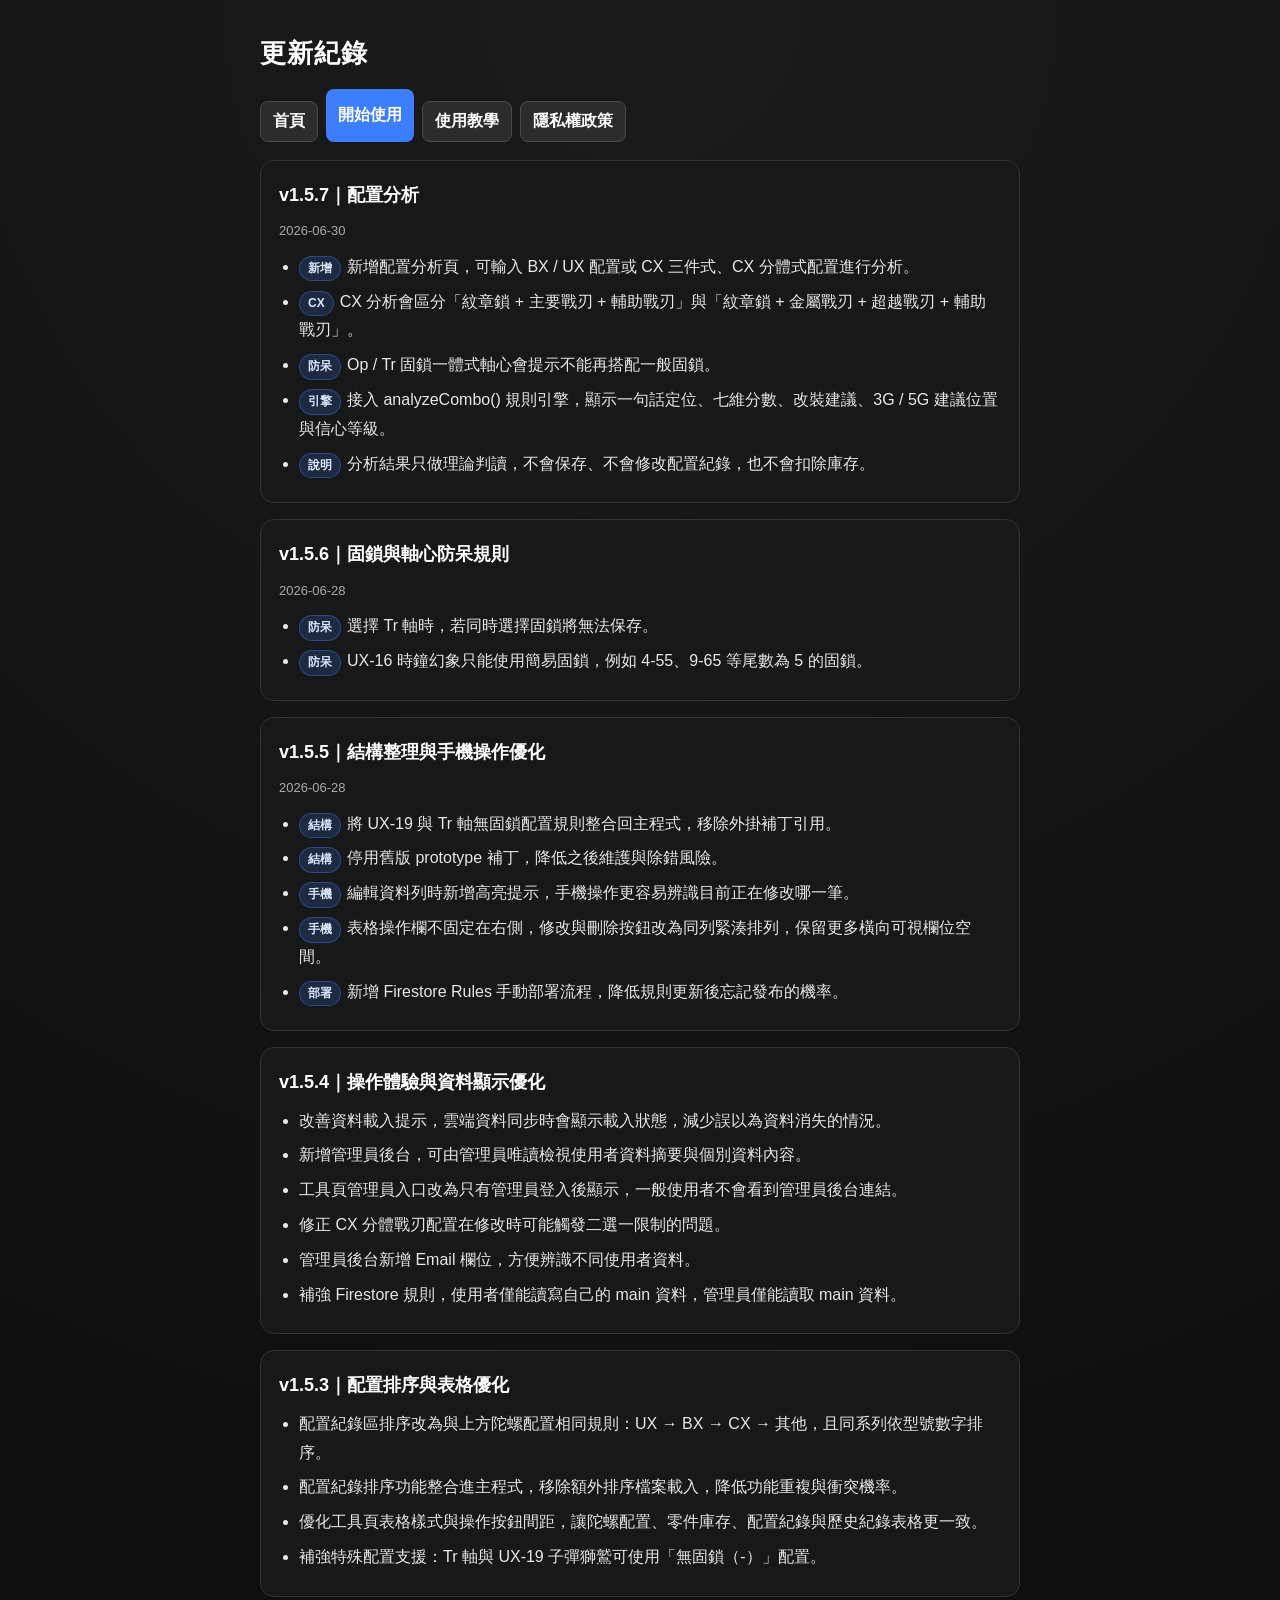
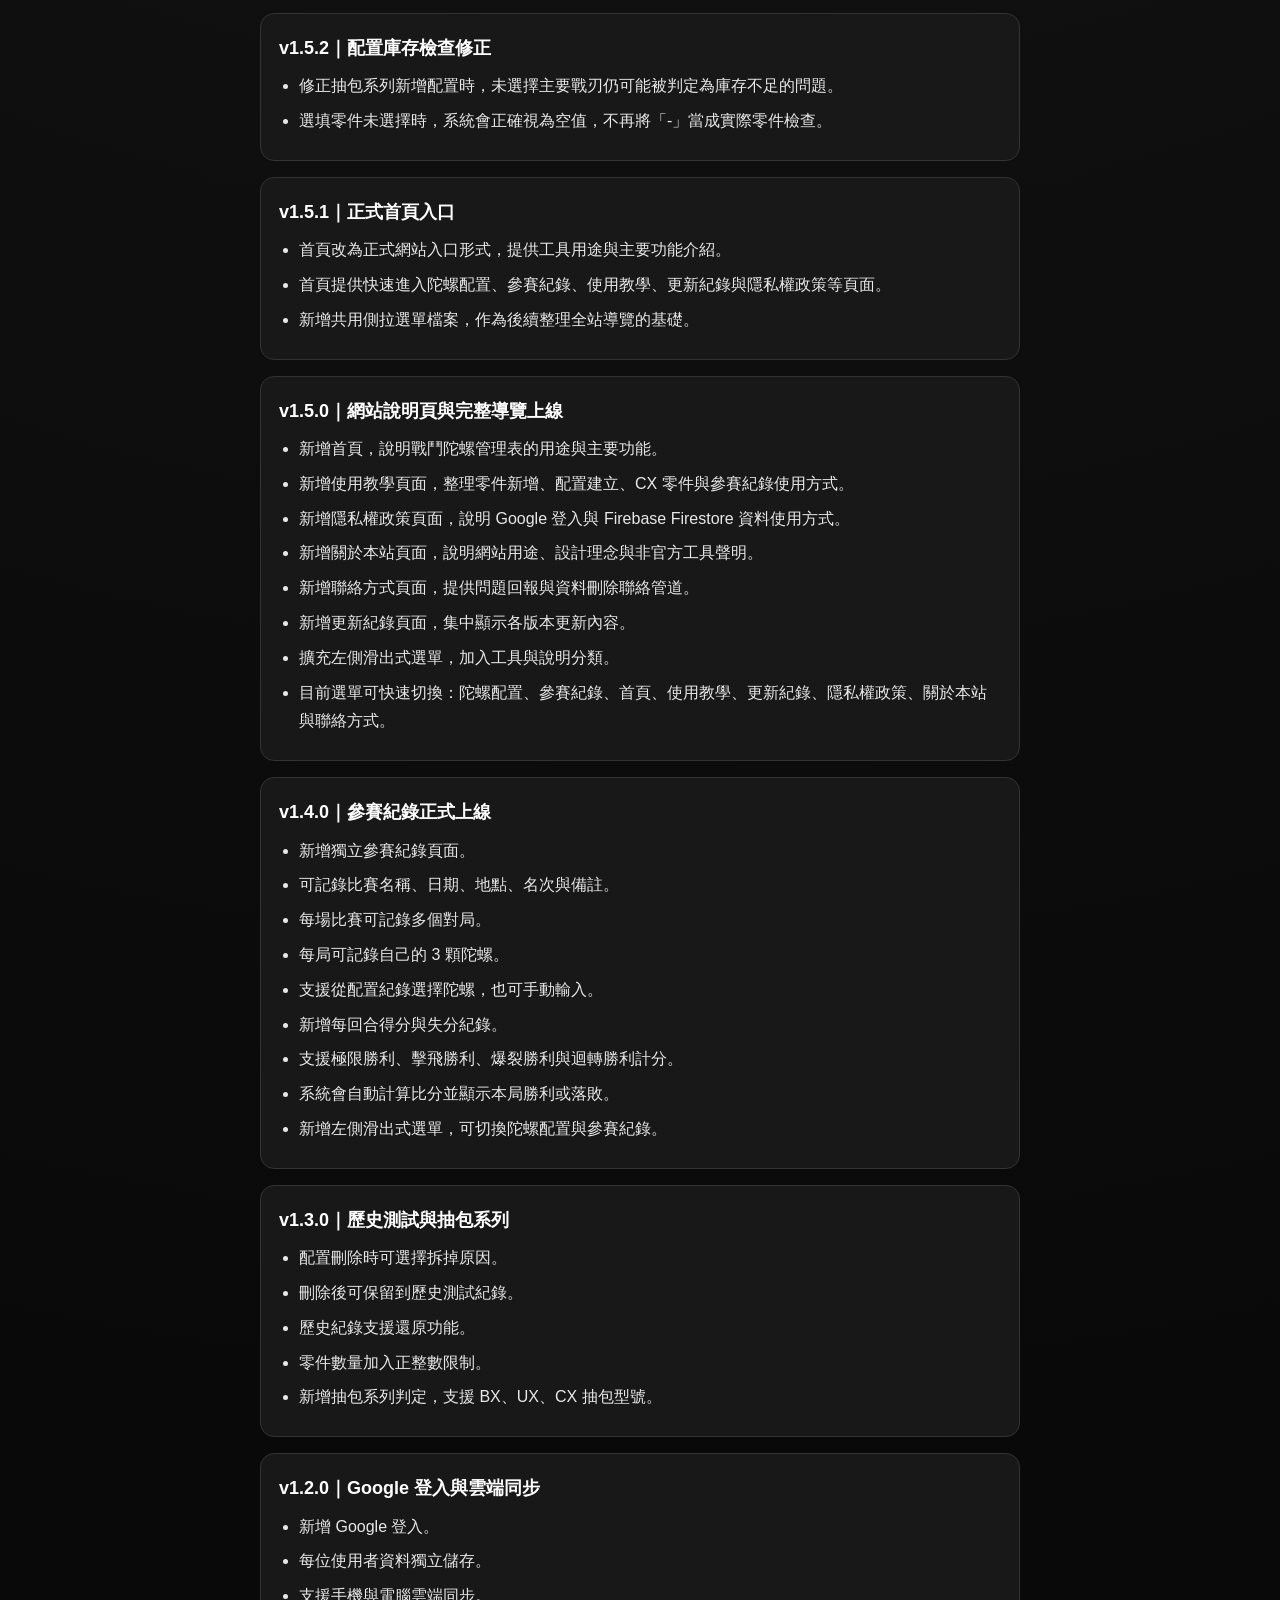
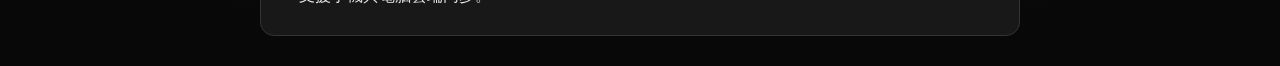
<file: changelog.html>
<!DOCTYPE html>
<html lang="zh-Hant">
<head>
  <meta charset="UTF-8" />
  <meta name="viewport" content="width=device-width, initial-scale=1.0" />
  <title>更新紀錄｜戰鬥陀螺管理表</title>
  <link rel="stylesheet" href="style.css" />
  <style>
    .site-nav { display:flex; flex-wrap:wrap; gap:8px; margin: 10px 0 18px; }
    .site-nav a { text-decoration:none; display:inline-flex; align-items:center; justify-content:center; padding:9px 12px; }
    .info-card { background:#181818; border:1px solid #333; border-radius:14px; padding:18px; margin-bottom:16px; line-height:1.8; }
    .version-title { color:#fff; font-size:18px; font-weight:800; margin-bottom:8px; }
    .version-meta { color:#aaa; font-size:13px; margin-bottom:10px; }
    .change-tag { display:inline-block; color:#dbe7ff; background:rgba(61,126,255,.18); border:1px solid rgba(61,126,255,.38); border-radius:999px; padding:1px 8px; margin-right:6px; font-size:12px; font-weight:700; }
    .update-list { margin:0; padding-left:20px; }
    .update-list li { margin-bottom:6px; }
    @media (max-width:600px){ .site-nav{flex-direction:column;} .site-nav a{width:100%; box-sizing:border-box;} }
  </style>
</head>
<body>
  <div class="container">
    <h2>更新紀錄</h2>
    <div class="site-nav">
      <a class="secondary-btn" href="home.html">首頁</a>
      <a class="primary-btn" href="index.html">開始使用</a>
      <a class="secondary-btn" href="guide.html">使用教學</a>
      <a class="secondary-btn" href="privacy.html">隱私權政策</a>
    </div>


    <div class="info-card">
      <div class="version-title">v1.5.7｜配置分析</div>
      <div class="version-meta">2026-06-30</div>
      <ul class="update-list">
        <li><span class="change-tag">新增</span>新增配置分析頁，可輸入 BX / UX 配置或 CX 三件式、CX 分體式配置進行分析。</li>
        <li><span class="change-tag">CX</span>CX 分析會區分「紋章鎖 + 主要戰刃 + 輔助戰刃」與「紋章鎖 + 金屬戰刃 + 超越戰刃 + 輔助戰刃」。</li>
        <li><span class="change-tag">防呆</span>Op / Tr 固鎖一體式軸心會提示不能再搭配一般固鎖。</li>
        <li><span class="change-tag">引擎</span>接入 analyzeCombo() 規則引擎，顯示一句話定位、七維分數、改裝建議、3G / 5G 建議位置與信心等級。</li>
        <li><span class="change-tag">說明</span>分析結果只做理論判讀，不會保存、不會修改配置紀錄，也不會扣除庫存。</li>
      </ul>
    </div>

    <div class="info-card">
      <div class="version-title">v1.5.6｜固鎖與軸心防呆規則</div>
      <div class="version-meta">2026-06-28</div>
      <ul class="update-list">
        <li><span class="change-tag">防呆</span>選擇 Tr 軸時，若同時選擇固鎖將無法保存。</li>
        <li><span class="change-tag">防呆</span>UX-16 時鐘幻象只能使用簡易固鎖，例如 4-55、9-65 等尾數為 5 的固鎖。</li>
      </ul>
    </div>

    <div class="info-card">
      <div class="version-title">v1.5.5｜結構整理與手機操作優化</div>
      <div class="version-meta">2026-06-28</div>
      <ul class="update-list">
        <li><span class="change-tag">結構</span>將 UX-19 與 Tr 軸無固鎖配置規則整合回主程式，移除外掛補丁引用。</li>
        <li><span class="change-tag">結構</span>停用舊版 prototype 補丁，降低之後維護與除錯風險。</li>
        <li><span class="change-tag">手機</span>編輯資料列時新增高亮提示，手機操作更容易辨識目前正在修改哪一筆。</li>
        <li><span class="change-tag">手機</span>表格操作欄不固定在右側，修改與刪除按鈕改為同列緊湊排列，保留更多橫向可視欄位空間。</li>
        <li><span class="change-tag">部署</span>新增 Firestore Rules 手動部署流程，降低規則更新後忘記發布的機率。</li>
      </ul>
    </div>

    <div class="info-card">
      <div class="version-title">v1.5.4｜操作體驗與資料顯示優化</div>
      <ul class="update-list">
        <li>改善資料載入提示，雲端資料同步時會顯示載入狀態，減少誤以為資料消失的情況。</li>
        <li>新增管理員後台，可由管理員唯讀檢視使用者資料摘要與個別資料內容。</li>
        <li>工具頁管理員入口改為只有管理員登入後顯示，一般使用者不會看到管理員後台連結。</li>
        <li>修正 CX 分體戰刃配置在修改時可能觸發二選一限制的問題。</li>
        <li>管理員後台新增 Email 欄位，方便辨識不同使用者資料。</li>
        <li>補強 Firestore 規則，使用者僅能讀寫自己的 main 資料，管理員僅能讀取 main 資料。</li>
      </ul>
    </div>

    <div class="info-card">
      <div class="version-title">v1.5.3｜配置排序與表格優化</div>
      <ul class="update-list">
        <li>配置紀錄區排序改為與上方陀螺配置相同規則：UX → BX → CX → 其他，且同系列依型號數字排序。</li>
        <li>配置紀錄排序功能整合進主程式，移除額外排序檔案載入，降低功能重複與衝突機率。</li>
        <li>優化工具頁表格樣式與操作按鈕間距，讓陀螺配置、零件庫存、配置紀錄與歷史紀錄表格更一致。</li>
        <li>補強特殊配置支援：Tr 軸與 UX-19 子彈獅鷲可使用「無固鎖（-）」配置。</li>
      </ul>
    </div>

    <div class="info-card">
      <div class="version-title">v1.5.2｜配置庫存檢查修正</div>
      <ul class="update-list">
        <li>修正抽包系列新增配置時，未選擇主要戰刃仍可能被判定為庫存不足的問題。</li>
        <li>選填零件未選擇時，系統會正確視為空值，不再將「-」當成實際零件檢查。</li>
      </ul>
    </div>

    <div class="info-card">
      <div class="version-title">v1.5.1｜正式首頁入口</div>
      <ul class="update-list">
        <li>首頁改為正式網站入口形式，提供工具用途與主要功能介紹。</li>
        <li>首頁提供快速進入陀螺配置、參賽紀錄、使用教學、更新紀錄與隱私權政策等頁面。</li>
        <li>新增共用側拉選單檔案，作為後續整理全站導覽的基礎。</li>
      </ul>
    </div>

    <div class="info-card">
      <div class="version-title">v1.5.0｜網站說明頁與完整導覽上線</div>
      <ul class="update-list">
        <li>新增首頁，說明戰鬥陀螺管理表的用途與主要功能。</li>
        <li>新增使用教學頁面，整理零件新增、配置建立、CX 零件與參賽紀錄使用方式。</li>
        <li>新增隱私權政策頁面，說明 Google 登入與 Firebase Firestore 資料使用方式。</li>
        <li>新增關於本站頁面，說明網站用途、設計理念與非官方工具聲明。</li>
        <li>新增聯絡方式頁面，提供問題回報與資料刪除聯絡管道。</li>
        <li>新增更新紀錄頁面，集中顯示各版本更新內容。</li>
        <li>擴充左側滑出式選單，加入工具與說明分類。</li>
        <li>目前選單可快速切換：陀螺配置、參賽紀錄、首頁、使用教學、更新紀錄、隱私權政策、關於本站與聯絡方式。</li>
      </ul>
    </div>

    <div class="info-card">
      <div class="version-title">v1.4.0｜參賽紀錄正式上線</div>
      <ul class="update-list">
        <li>新增獨立參賽紀錄頁面。</li>
        <li>可記錄比賽名稱、日期、地點、名次與備註。</li>
        <li>每場比賽可記錄多個對局。</li>
        <li>每局可記錄自己的 3 顆陀螺。</li>
        <li>支援從配置紀錄選擇陀螺，也可手動輸入。</li>
        <li>新增每回合得分與失分紀錄。</li>
        <li>支援極限勝利、擊飛勝利、爆裂勝利與迴轉勝利計分。</li>
        <li>系統會自動計算比分並顯示本局勝利或落敗。</li>
        <li>新增左側滑出式選單，可切換陀螺配置與參賽紀錄。</li>
      </ul>
    </div>

    <div class="info-card">
      <div class="version-title">v1.3.0｜歷史測試與抽包系列</div>
      <ul class="update-list">
        <li>配置刪除時可選擇拆掉原因。</li>
        <li>刪除後可保留到歷史測試紀錄。</li>
        <li>歷史紀錄支援還原功能。</li>
        <li>零件數量加入正整數限制。</li>
        <li>新增抽包系列判定，支援 BX、UX、CX 抽包型號。</li>
      </ul>
    </div>

    <div class="info-card">
      <div class="version-title">v1.2.0｜Google 登入與雲端同步</div>
      <ul class="update-list">
        <li>新增 Google 登入。</li>
        <li>每位使用者資料獨立儲存。</li>
        <li>支援手機與電腦雲端同步。</li>
      </ul>
    </div>
  </div>
</body>
</html>
</file>
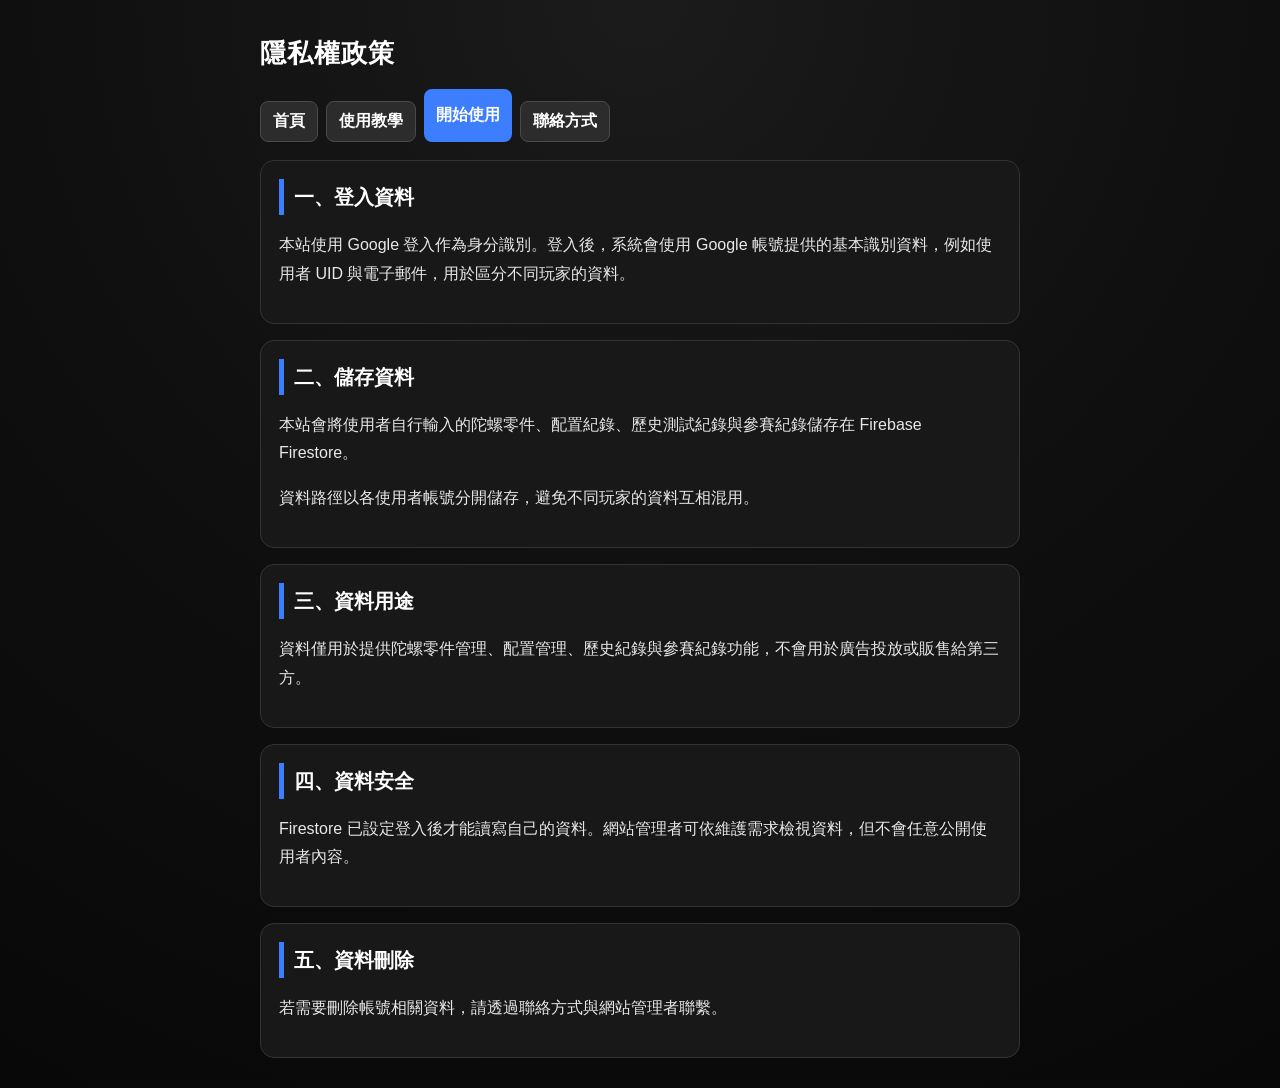
<file: privacy.html>
<!DOCTYPE html>
<html lang="zh-Hant">
<head>
  <meta charset="UTF-8" />
  <meta name="viewport" content="width=device-width, initial-scale=1.0" />
  <title>隱私權政策｜戰鬥陀螺管理表</title>
  <link rel="stylesheet" href="style.css" />
  <style>
    .site-nav { display:flex; flex-wrap:wrap; gap:8px; margin: 10px 0 18px; }
    .site-nav a { text-decoration:none; display:inline-flex; align-items:center; justify-content:center; padding:9px 12px; }
    .info-card { background:#181818; border:1px solid #333; border-radius:14px; padding:18px; margin-bottom:16px; line-height:1.8; }
    .info-card h3 { margin-top:0; }
    @media (max-width:600px){ .site-nav{flex-direction:column;} .site-nav a{width:100%; box-sizing:border-box;} }
  </style>
</head>
<body>
  <div class="container">
    <h2>隱私權政策</h2>
    <div class="site-nav">
      <a class="secondary-btn" href="home.html">首頁</a>
      <a class="secondary-btn" href="guide.html">使用教學</a>
      <a class="primary-btn" href="index.html">開始使用</a>
      <a class="secondary-btn" href="contact.html">聯絡方式</a>
    </div>

    <div class="info-card">
      <h3>一、登入資料</h3>
      <p>本站使用 Google 登入作為身分識別。登入後，系統會使用 Google 帳號提供的基本識別資料，例如使用者 UID 與電子郵件，用於區分不同玩家的資料。</p>
    </div>

    <div class="info-card">
      <h3>二、儲存資料</h3>
      <p>本站會將使用者自行輸入的陀螺零件、配置紀錄、歷史測試紀錄與參賽紀錄儲存在 Firebase Firestore。</p>
      <p>資料路徑以各使用者帳號分開儲存，避免不同玩家的資料互相混用。</p>
    </div>

    <div class="info-card">
      <h3>三、資料用途</h3>
      <p>資料僅用於提供陀螺零件管理、配置管理、歷史紀錄與參賽紀錄功能，不會用於廣告投放或販售給第三方。</p>
    </div>

    <div class="info-card">
      <h3>四、資料安全</h3>
      <p>Firestore 已設定登入後才能讀寫自己的資料。網站管理者可依維護需求檢視資料，但不會任意公開使用者內容。</p>
    </div>

    <div class="info-card">
      <h3>五、資料刪除</h3>
      <p>若需要刪除帳號相關資料，請透過聯絡方式與網站管理者聯繫。</p>
    </div>
  </div>
</body>
</html>
</file>
<file: style.css>
body {
  background: radial-gradient(circle at top, #1b1b1b 0%, #101010 45%, #080808 100%);
  color: #e8e8e8;
  font-family: Arial, "Microsoft JhengHei", sans-serif;
  padding: 14px;
  margin: 0;
}

/* 整個網頁寬度 */
.container {
  width: 760px;
  max-width: 95vw;
  margin: 0 auto;
  box-sizing: border-box;
}

/* ====== 雲端登入區 ====== */

.auth-card {
  width: 760px;
  max-width: 95vw;
  margin: 0 auto 18px auto;
  padding: 16px;
  box-sizing: border-box;
  background: linear-gradient(135deg, #1f1f1f, #151515);
  border: 1px solid #333;
  border-radius: 14px;
  box-shadow: 0 8px 24px rgba(0, 0, 0, 0.35);
}

.auth-top {
  display: flex;
  justify-content: space-between;
  gap: 12px;
  align-items: center;
}

.auth-title {
  color: #ffffff;
  font-size: 18px;
  font-weight: 700;
  margin-bottom: 4px;
}

.auth-status {
  color: #a9a9a9;
  font-size: 13px;
}

.auth-user {
  margin-top: 10px;
  color: #d6d6d6;
  font-size: 14px;
  word-break: break-all;
}

.auth-user strong {
  color: #ffffff;
}

.auth-actions {
  display: flex;
  gap: 8px;
  align-items: center;
}

.primary-btn,
.secondary-btn,
.danger-btn {
  border: none;
  border-radius: 8px;
  font-weight: 700;
}

.primary-btn {
  background: #3d7eff;
  color: #ffffff;
}

.primary-btn:hover {
  background: #5a91ff;
}

.secondary-btn {
  margin-top: 12px;
  background: #2c2c2c;
  color: #ffffff;
  border: 1px solid #4a4a4a;
}

.secondary-btn:hover {
  background: #3a3a3a;
}

.danger-btn {
  background: #3a2020;
  color: #ffffff;
  border: 1px solid #6b3030;
}

.danger-btn:hover {
  background: #512929;
}

/* ====== 標題 ====== */

h2 {
  color: #ffffff;
  margin-top: 22px;
  margin-bottom: 18px;
  font-size: 26px;
  letter-spacing: 1px;
}

h3 {
  color: #ffffff;
  margin-top: 24px;
  margin-bottom: 12px;
  font-size: 20px;
  border-left: 5px solid #3d7eff;
  padding-left: 10px;
}

/* ====== 陀螺配置輸入區 ====== */

.input-row {
  display: grid;
  grid-template-columns: repeat(4, 1fr);
  gap: 8px;
  margin-bottom: 16px;
}

.input-row input,
.input-row button {
  width: 100%;
}

/* ====== 零件庫存輸入區 ====== */

.part-input-row {
  display: grid;
  grid-template-columns: 120px 1fr 90px 100px;
  gap: 8px;
  margin-bottom: 16px;
}

/* ====== 基本輸入元件 ====== */

input,
select,
button {
  background-color: #242424;
  color: #ffffff;
  border: 1px solid #444;
  padding: 9px 10px;
  box-sizing: border-box;
  font-size: 14px;
  border-radius: 7px;
  outline: none;
}

input:focus,
select:focus {
  border-color: #3d7eff;
  box-shadow: 0 0 0 2px rgba(61, 126, 255, 0.18);
}

input::placeholder {
  color: #8d8d8d;
}

button {
  cursor: pointer;
  white-space: nowrap;
  background: #303030;
  transition: background 0.15s ease, transform 0.05s ease;
}

button:hover {
  background-color: #3a3a3a;
}

button:active {
  transform: scale(0.98);
}



/* ====== 配置紀錄選擇區 ====== */

#config-selector {
  display: grid;
  grid-template-columns: repeat(4, 1fr);
  gap: 8px;
  background: #181818;
  padding: 12px;
  border-radius: 10px;
  margin-bottom: 16px;
  border: 1px solid #333;
}

#config-selector input,
#config-selector select,
#config-selector button {
  width: 100%;
  height: 39px;
}

/* ====== 平板 ====== */

@media (max-width: 800px) {
  .container,
  .auth-card {
    width: 680px;
    max-width: 95vw;
  }

  .input-row {
    grid-template-columns: repeat(3, 1fr);
  }

  #config-selector {
    grid-template-columns: repeat(3, 1fr);
  }

  .part-input-row {
    grid-template-columns: repeat(2, 1fr);
  }

  .auth-top {
    flex-direction: column;
    align-items: stretch;
  }

  .auth-actions {
    width: 100%;
  }

  .auth-actions button {
    width: 100%;
  }
}

/* ====== 手機 ====== */

@media (max-width: 600px) {
  body {
    padding: 8px;
  }

  .container,
  .auth-card {
    width: 100%;
    max-width: 100%;
  }

  h2 {
    font-size: 23px;
  }

  h3 {
    font-size: 18px;
  }

  .input-row,
  .part-input-row,
  #config-selector {
    display: flex;
    flex-direction: column;
    gap: 8px;
  }

  .input-row input,
  .input-row button,
  .part-input-row input,
  .part-input-row select,
  .part-input-row button,
  #config-selector input,
  #config-selector select,
  #config-selector button {
    width: 100%;
  }

  table {
    font-size: 12px;
    min-width: 720px;
  }

  th,
  td {
    padding: 7px 4px;
  }

  button {
    min-height: 38px;
  }

  .auth-card {
    padding: 14px;
  }

  .secondary-btn {
    width: 100%;
  }
}

/* ====== 登入區簡化版 ====== */

.auth-main {
  display: flex;
  justify-content: space-between;
  align-items: center;
  gap: 12px;
}

.auth-title {
  font-size: 17px;
  font-weight: 700;
  color: #ffffff;
  margin-bottom: 6px;
}

.auth-user {
  font-size: 14px;
  color: #dcdcdc;
  margin-bottom: 4px;
  word-break: break-all;
}

.auth-user strong {
  color: #ffffff;
}

.auth-status {
  font-size: 13px;
  font-weight: 600;
}

.status-muted {
  color: #999999;
}

.status-saving {
  color: #ffcc66;
}

.status-saved {
  color: #69db7c;
}

.status-error {
  color: #ff8787;
}

.status-login {
  color: #74c0fc;
}

@media (max-width: 600px) {
  .auth-main {
    flex-direction: column;
    align-items: stretch;
  }

  .auth-actions {
    width: 100%;
  }

  .auth-actions button {
    width: 100%;
  }
}
/* ====== 歷史測試紀錄 ====== */

.history-note {
  background: #181818;
  border: 1px solid #333;
  border-radius: 10px;
  padding: 10px 12px;
  margin-bottom: 12px;
  color: #bdbdbd;
  font-size: 14px;
  line-height: 1.5;
}

#historyTable th,
#historyTable td {
  font-size: 12px;
}

#historyTable td:nth-child(2),
#historyTable td:nth-child(6) {
  text-align: left;
}

/* ====== 工具頁表格美化：接近管理員檢視表格 ====== */
.table-wrap {
  background: #181818;
  border: 1px solid #333;
  border-radius: 14px;
  overflow: auto;
  -webkit-overflow-scrolling: touch;
  box-shadow: 0 10px 28px rgba(0, 0, 0, 0.28);
}

table {
  width: 100%;
  min-width: 760px;
  border-collapse: separate;
  border-spacing: 0;
  table-layout: auto;
  background: #181818;
}

#beybladeTable,
#configTable {
  min-width: 1080px;
}

#partTable {
  min-width: 560px;
}

#historyTable {
  min-width: 880px;
}

th,
td {
  border: 0;
  border-right: 1px solid #303030;
  border-bottom: 1px solid #303030;
  padding: 12px 14px;
  font-size: 13px;
  line-height: 1.45;
  text-align: center;
  vertical-align: middle;
  color: #d8d8d8;
  word-break: keep-all;
  white-space: nowrap;
}

th {
  position: sticky;
  top: 0;
  z-index: 2;
  background: linear-gradient(180deg, #292929 0%, #222222 100%);
  color: #f5f5f5;
  font-size: 13px;
  font-weight: 800;
  letter-spacing: 0.03em;
}

td:last-child,
th:last-child {
  border-right: 0;
}

tbody tr:last-child td {
  border-bottom: 0;
}

tbody tr:nth-child(even) {
  background: #1d1d1d;
}

tbody tr:nth-child(odd) {
  background: #181818;
}

tbody tr:hover {
  background: #242424;
}

tbody tr.editing-row,
tbody tr.editing-row:hover {
  background: rgba(61, 126, 255, 0.16);
  outline: 2px solid rgba(61, 126, 255, 0.45);
  outline-offset: -2px;
}

tbody tr.editing-row td {
  color: #ffffff;
}

td button {
  padding: 6px 10px;
  font-size: 12px;
  border-radius: 8px;
  margin: 2px;
  margin-top: 2px;
}

@media (max-width: 600px) {
  .table-wrap {
    border-radius: 12px;
    scroll-snap-type: x proximity;
  }

  table {
    min-width: 760px;
  }

  #beybladeTable,
  #configTable {
    min-width: 1060px;
  }

  th,
  td {
    padding: 11px 13px;
    font-size: 13px;
  }

  td:last-child button {
    display: inline-flex;
    align-items: center;
    justify-content: center;
    min-height: 30px;
    min-width: 48px;
    padding: 5px 8px;
    margin: 2px;
    font-size: 12px;
  }
}
</file>
